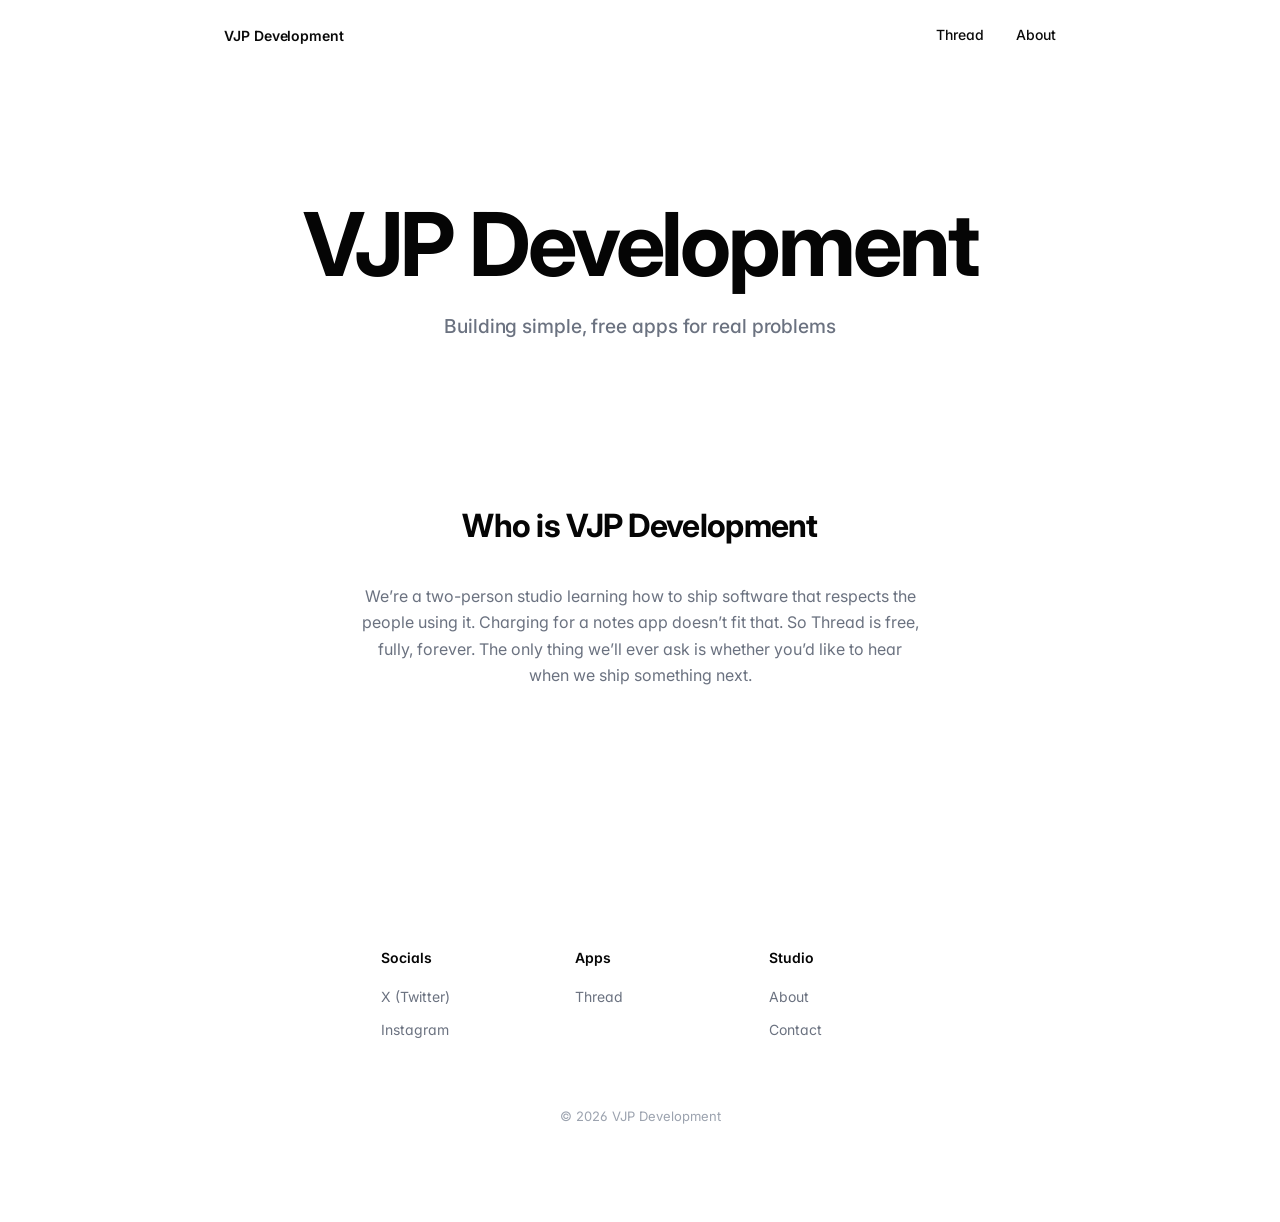
<file: index.html>
<!doctype html>
<html lang="en">
  <head>
    <meta charset="utf-8" />
    <meta name="viewport" content="width=device-width, initial-scale=1" />
    <meta
      name="description"
      content="VJP Development is a two-person studio building simple, free apps that respect the people using them."
    />
    <meta name="theme-color" content="#ffffff" />
    <title>VJP Development &mdash; Building simple, free apps for real problems</title>

    <link rel="preconnect" href="https://fonts.googleapis.com" />
    <link rel="preconnect" href="https://fonts.gstatic.com" crossorigin />
    <link
      rel="stylesheet"
      href="https://fonts.googleapis.com/css2?family=Inter:wght@400;500;600;700&display=swap"
    />
    <link rel="stylesheet" href="styles.css" />
  </head>
  <body class="page-in">
    <a class="skip-link" href="#main">Skip to content</a>

    <header class="site-nav">
      <div class="container nav-inner">
        <a class="brand" href="#top" aria-label="VJP Development home">
          VJP Development
        </a>
        <nav class="nav-links" aria-label="Primary">
          <a href="thread.html">Thread</a>
          <a href="#about">About</a>
        </nav>
      </div>
    </header>

    <main id="main">
      <a id="top" tabindex="-1"></a>

      <!-- HERO -->
      <section class="hero">
        <div class="container">
          <h1 class="hero-title">VJP Development</h1>
          <p class="hero-sub">Building simple, free apps for real problems</p>
        </div>
      </section>

      <!-- ABOUT -->
      <section id="about" class="about">
        <div class="container">
          <h2 class="about-title">Who is VJP Development</h2>
          <p class="about-body">
            We&rsquo;re a two-person studio learning how to ship software
            that respects the people using it. Charging for a notes app
            doesn&rsquo;t fit that. So Thread is free, fully, forever. The
            only thing we&rsquo;ll ever ask is whether you&rsquo;d like to
            hear when we ship something next.
          </p>
        </div>
      </section>

    </main>

    <footer class="site-footer">
      <div class="container footer-inner">
        <div class="footer-cols">
          <div class="footer-col">
            <p class="footer-heading">Socials</p>
            <ul class="footer-list">
              <li><a href="#">X (Twitter)</a></li>
              <li><a href="#">Instagram</a></li>
            </ul>
          </div>
          <div class="footer-col">
            <p class="footer-heading">Apps</p>
            <ul class="footer-list">
              <li><a href="thread.html">Thread</a></li>
            </ul>
          </div>
          <div class="footer-col">
            <p class="footer-heading">Studio</p>
            <ul class="footer-list">
              <li><a href="#about">About</a></li>
              <li><a href="mailto:vjpdevelopment@gmail.com">Contact</a></li>
            </ul>
          </div>
        </div>
        <p class="footer-meta">&copy; 2026 VJP Development</p>
      </div>
    </footer>
  </body>
</html>
</file>
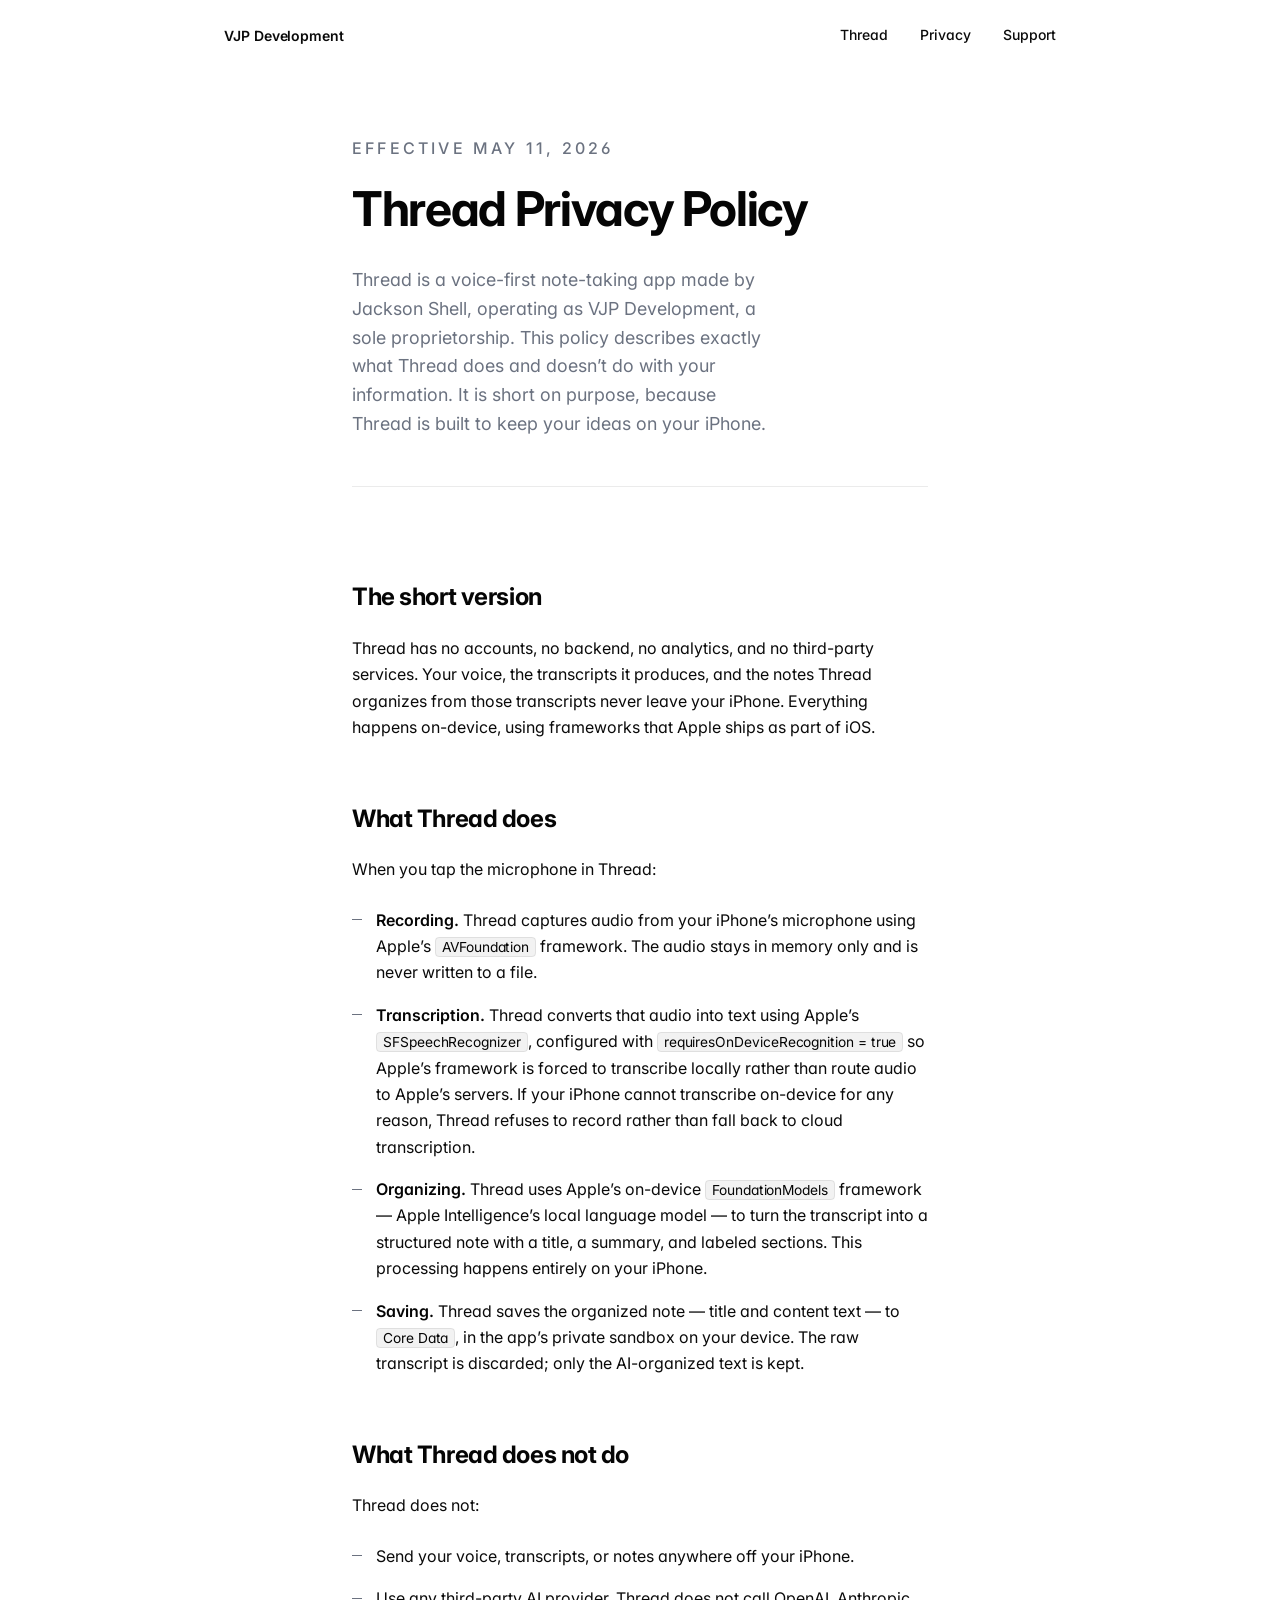
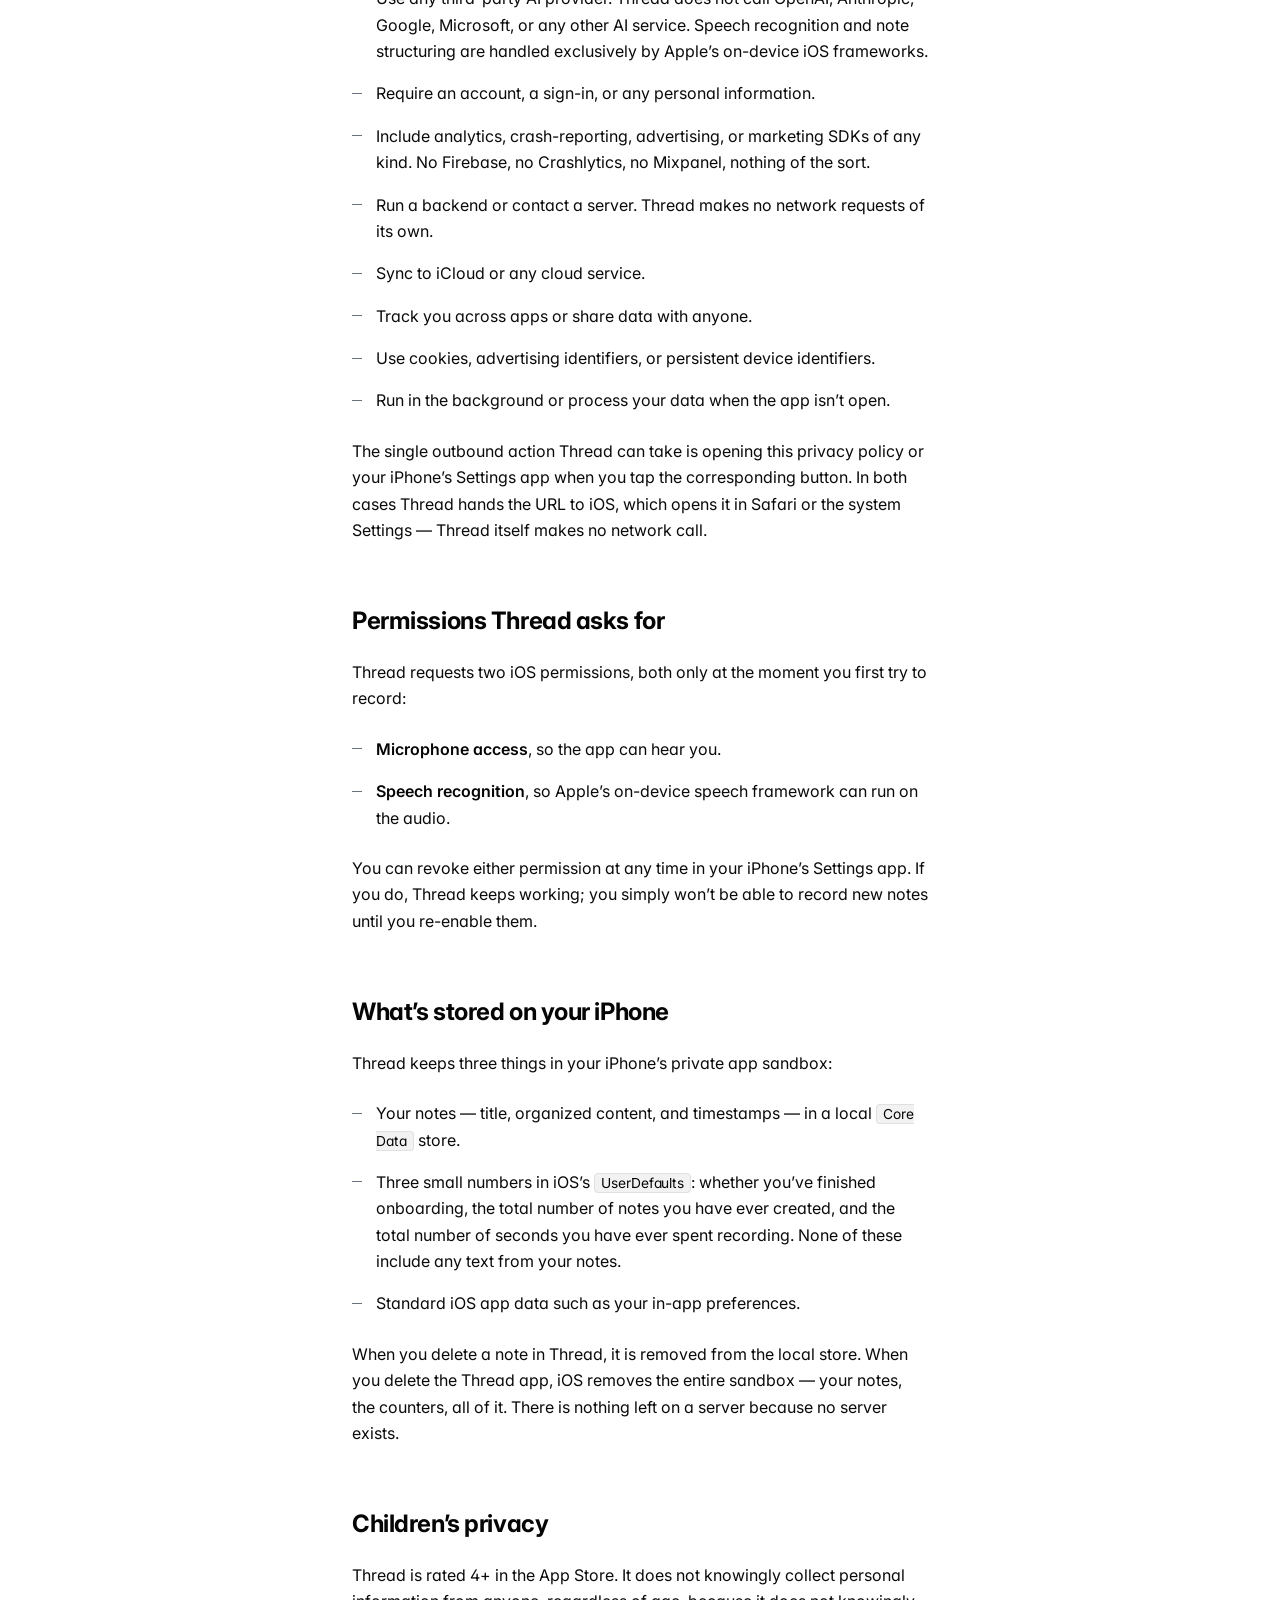
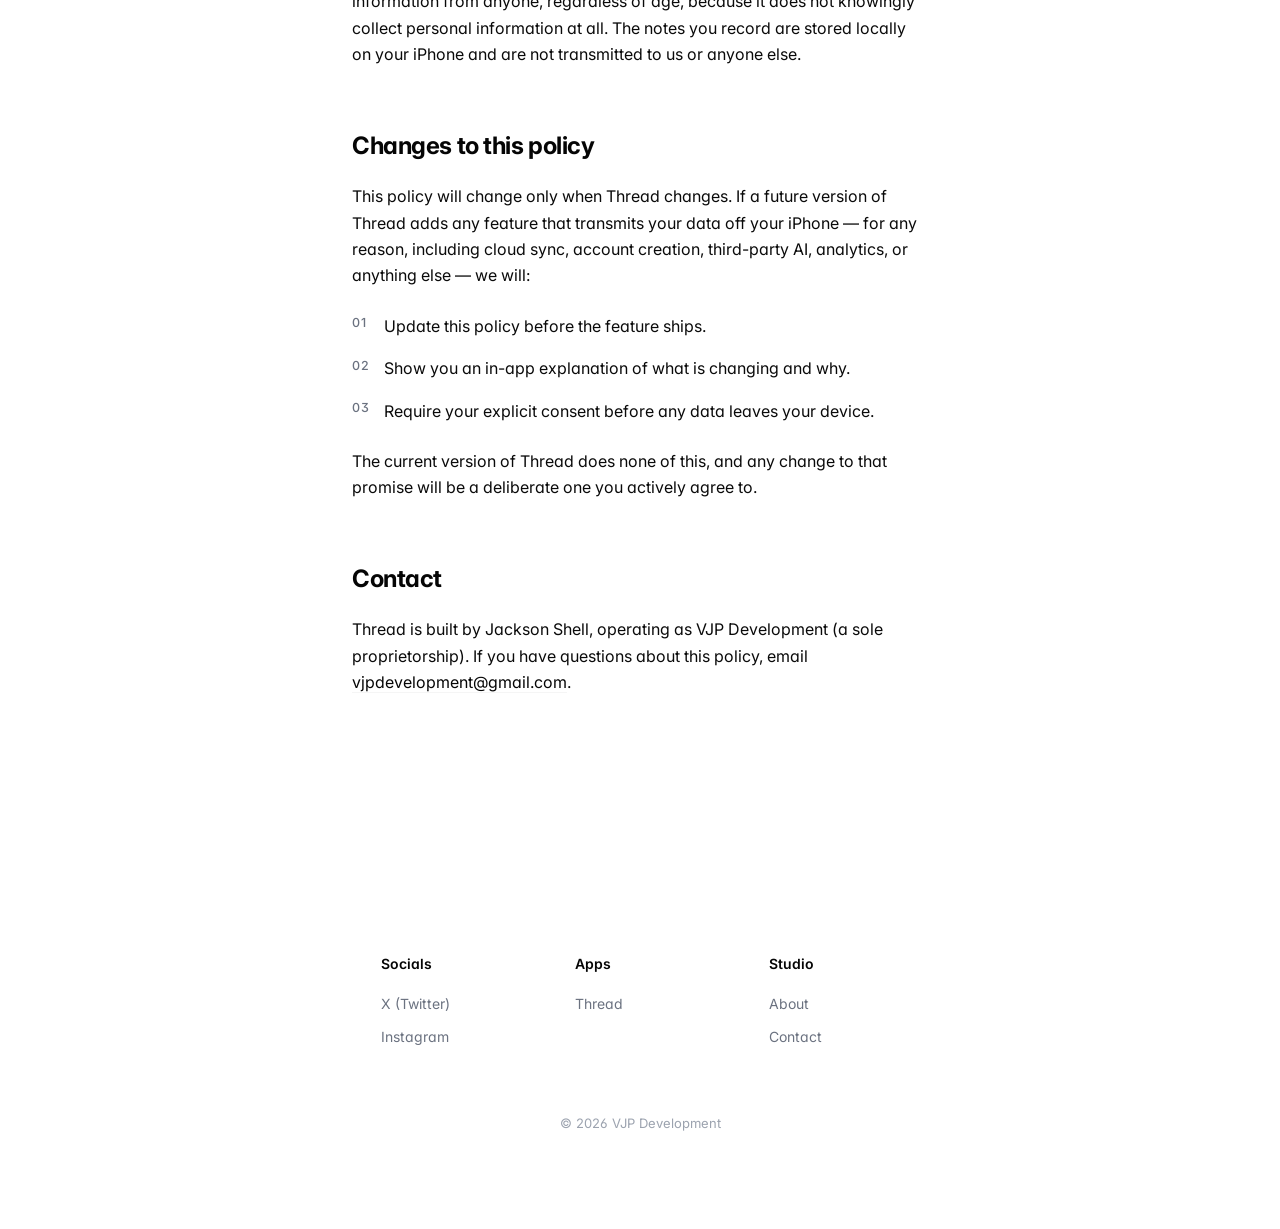
<file: privacy.html>
<!doctype html>
<html lang="en">
  <head>
    <meta charset="utf-8" />
    <meta name="viewport" content="width=device-width, initial-scale=1" />
    <meta
      name="description"
      content="Thread privacy policy. Thread is an on-device, voice-first notes app. No accounts, no backend, no analytics."
    />
    <meta name="theme-color" content="#ffffff" />
    <title>Thread Privacy Policy &mdash; VJP Development</title>

    <link rel="preconnect" href="https://fonts.googleapis.com" />
    <link rel="preconnect" href="https://fonts.gstatic.com" crossorigin />
    <link
      rel="stylesheet"
      href="https://fonts.googleapis.com/css2?family=Inter:wght@400;500;600;700&display=swap"
    />
    <link rel="stylesheet" href="styles.css" />
  </head>
  <body class="page-in privacy-page">
    <a class="skip-link" href="#main">Skip to content</a>

    <header class="site-nav">
      <div class="container nav-inner">
        <a class="brand" href="index.html" aria-label="VJP Development home">
          VJP Development
        </a>
        <nav class="nav-links" aria-label="Primary">
          <a href="thread.html">Thread</a>
          <a href="#top" aria-current="page">Privacy</a>
          <a href="support.html">Support</a>
        </nav>
      </div>
    </header>

    <main id="main">
      <a id="top" tabindex="-1"></a>

      <article class="legal">
        <header class="legal-head">
          <p class="legal-eyebrow">Effective May 11, 2026</p>
          <h1 class="legal-title">Thread Privacy Policy</h1>
          <p class="legal-lede">
            Thread is a voice-first note-taking app made by Jackson Shell,
            operating as VJP Development, a sole proprietorship. This
            policy describes exactly what Thread does and doesn&rsquo;t do
            with your information. It is short on purpose, because Thread
            is built to keep your ideas on your iPhone.
          </p>
        </header>

        <section class="legal-section">
          <h2>The short version</h2>
          <p>
            Thread has no accounts, no backend, no analytics, and no
            third-party services. Your voice, the transcripts it produces,
            and the notes Thread organizes from those transcripts never
            leave your iPhone. Everything happens on-device, using
            frameworks that Apple ships as part of iOS.
          </p>
        </section>

        <section class="legal-section">
          <h2>What Thread does</h2>
          <p>When you tap the microphone in Thread:</p>
          <ul class="legal-list">
            <li>
              <strong>Recording.</strong> Thread captures audio from your
              iPhone&rsquo;s microphone using Apple&rsquo;s
              <code>AVFoundation</code> framework. The audio stays in
              memory only and is never written to a file.
            </li>
            <li>
              <strong>Transcription.</strong> Thread converts that audio
              into text using Apple&rsquo;s
              <code>SFSpeechRecognizer</code>, configured with
              <code>requiresOnDeviceRecognition = true</code> so
              Apple&rsquo;s framework is forced to transcribe locally
              rather than route audio to Apple&rsquo;s servers. If your
              iPhone cannot transcribe on-device for any reason, Thread
              refuses to record rather than fall back to cloud
              transcription.
            </li>
            <li>
              <strong>Organizing.</strong> Thread uses Apple&rsquo;s
              on-device <code>FoundationModels</code> framework &mdash;
              Apple Intelligence&rsquo;s local language model &mdash; to
              turn the transcript into a structured note with a title, a
              summary, and labeled sections. This processing happens
              entirely on your iPhone.
            </li>
            <li>
              <strong>Saving.</strong> Thread saves the organized note
              &mdash; title and content text &mdash; to
              <code>Core Data</code>, in the app&rsquo;s private sandbox
              on your device. The raw transcript is discarded; only the
              AI-organized text is kept.
            </li>
          </ul>
        </section>

        <section class="legal-section">
          <h2>What Thread does not do</h2>
          <p>Thread does not:</p>
          <ul class="legal-list">
            <li>
              Send your voice, transcripts, or notes anywhere off your
              iPhone.
            </li>
            <li>
              Use any third-party AI provider. Thread does not call
              OpenAI, Anthropic, Google, Microsoft, or any other AI
              service. Speech recognition and note structuring are handled
              exclusively by Apple&rsquo;s on-device iOS frameworks.
            </li>
            <li>
              Require an account, a sign-in, or any personal information.
            </li>
            <li>
              Include analytics, crash-reporting, advertising, or
              marketing SDKs of any kind. No Firebase, no Crashlytics, no
              Mixpanel, nothing of the sort.
            </li>
            <li>
              Run a backend or contact a server. Thread makes no network
              requests of its own.
            </li>
            <li>Sync to iCloud or any cloud service.</li>
            <li>Track you across apps or share data with anyone.</li>
            <li>
              Use cookies, advertising identifiers, or persistent device
              identifiers.
            </li>
            <li>
              Run in the background or process your data when the app
              isn&rsquo;t open.
            </li>
          </ul>
          <p>
            The single outbound action Thread can take is opening this
            privacy policy or your iPhone&rsquo;s Settings app when you
            tap the corresponding button. In both cases Thread hands the
            URL to iOS, which opens it in Safari or the system Settings
            &mdash; Thread itself makes no network call.
          </p>
        </section>

        <section class="legal-section">
          <h2>Permissions Thread asks for</h2>
          <p>
            Thread requests two iOS permissions, both only at the moment
            you first try to record:
          </p>
          <ul class="legal-list">
            <li>
              <strong>Microphone access</strong>, so the app can hear you.
            </li>
            <li>
              <strong>Speech recognition</strong>, so Apple&rsquo;s
              on-device speech framework can run on the audio.
            </li>
          </ul>
          <p>
            You can revoke either permission at any time in your
            iPhone&rsquo;s Settings app. If you do, Thread keeps working;
            you simply won&rsquo;t be able to record new notes until you
            re-enable them.
          </p>
        </section>

        <section class="legal-section">
          <h2>What&rsquo;s stored on your iPhone</h2>
          <p>
            Thread keeps three things in your iPhone&rsquo;s private app
            sandbox:
          </p>
          <ul class="legal-list">
            <li>
              Your notes &mdash; title, organized content, and timestamps
              &mdash; in a local <code>Core Data</code> store.
            </li>
            <li>
              Three small numbers in iOS&rsquo;s
              <code>UserDefaults</code>: whether you&rsquo;ve finished
              onboarding, the total number of notes you have ever created,
              and the total number of seconds you have ever spent
              recording. None of these include any text from your notes.
            </li>
            <li>
              Standard iOS app data such as your in-app preferences.
            </li>
          </ul>
          <p>
            When you delete a note in Thread, it is removed from the local
            store. When you delete the Thread app, iOS removes the entire
            sandbox &mdash; your notes, the counters, all of it. There is
            nothing left on a server because no server exists.
          </p>
        </section>

        <section class="legal-section">
          <h2>Children&rsquo;s privacy</h2>
          <p>
            Thread is rated 4+ in the App Store. It does not knowingly
            collect personal information from anyone, regardless of age,
            because it does not knowingly collect personal information at
            all. The notes you record are stored locally on your iPhone
            and are not transmitted to us or anyone else.
          </p>
        </section>

        <section class="legal-section">
          <h2>Changes to this policy</h2>
          <p>
            This policy will change only when Thread changes. If a future
            version of Thread adds any feature that transmits your data
            off your iPhone &mdash; for any reason, including cloud sync,
            account creation, third-party AI, analytics, or anything else
            &mdash; we will:
          </p>
          <ol class="legal-list legal-list-numbered">
            <li>Update this policy before the feature ships.</li>
            <li>
              Show you an in-app explanation of what is changing and why.
            </li>
            <li>
              Require your explicit consent before any data leaves your
              device.
            </li>
          </ol>
          <p>
            The current version of Thread does none of this, and any
            change to that promise will be a deliberate one you actively
            agree to.
          </p>
        </section>

        <section class="legal-section">
          <h2>Contact</h2>
          <p>
            Thread is built by Jackson Shell, operating as VJP Development
            (a sole proprietorship). If you have questions about this
            policy, email
            <a
              class="legal-link"
              href="mailto:vjpdevelopment@gmail.com"
              >vjpdevelopment@gmail.com</a
            >.
          </p>
        </section>
      </article>
    </main>

    <footer class="site-footer">
      <div class="container footer-inner">
        <div class="footer-cols">
          <div class="footer-col">
            <p class="footer-heading">Socials</p>
            <ul class="footer-list">
              <li><a href="#">X (Twitter)</a></li>
              <li><a href="#">Instagram</a></li>
            </ul>
          </div>
          <div class="footer-col">
            <p class="footer-heading">Apps</p>
            <ul class="footer-list">
              <li><a href="thread.html">Thread</a></li>
            </ul>
          </div>
          <div class="footer-col">
            <p class="footer-heading">Studio</p>
            <ul class="footer-list">
              <li><a href="index.html#about">About</a></li>
              <li>
                <a href="mailto:vjpdevelopment@gmail.com">Contact</a>
              </li>
            </ul>
          </div>
        </div>
        <p class="footer-meta">&copy; 2026 VJP Development</p>
      </div>
    </footer>
  </body>
</html>
</file>
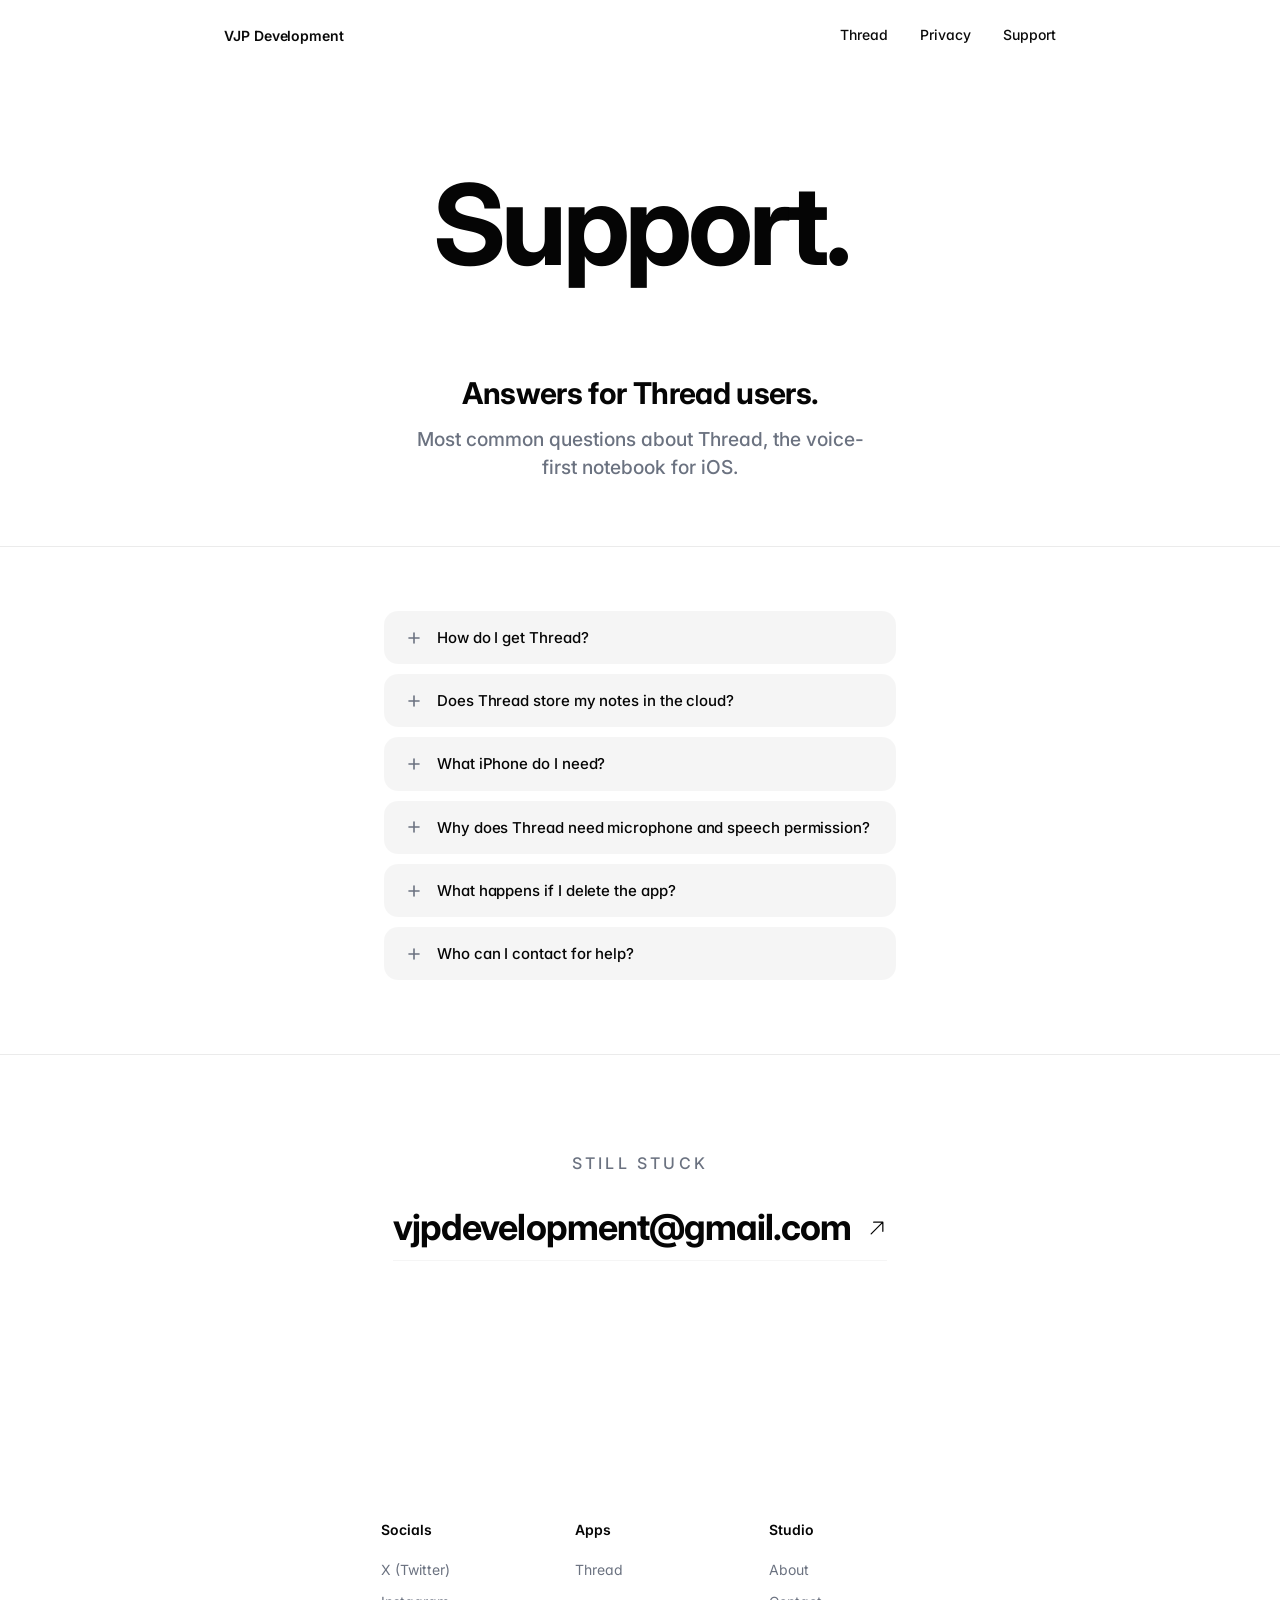
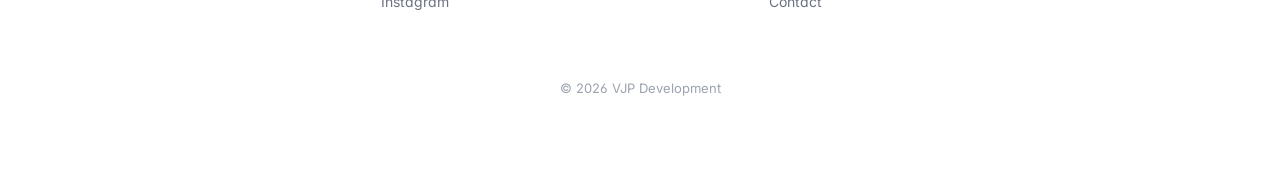
<file: support.html>
<!doctype html>
<html lang="en">
  <head>
    <meta charset="utf-8" />
    <meta name="viewport" content="width=device-width, initial-scale=1" />
    <meta
      name="description"
      content="Support for Thread &mdash; answers to common questions and how to reach VJP Development."
    />
    <meta name="theme-color" content="#ffffff" />
    <title>Thread Support &mdash; VJP Development</title>

    <link rel="preconnect" href="https://fonts.googleapis.com" />
    <link rel="preconnect" href="https://fonts.gstatic.com" crossorigin />
    <link
      rel="stylesheet"
      href="https://fonts.googleapis.com/css2?family=Inter:wght@400;500;600;700&display=swap"
    />
    <link rel="stylesheet" href="styles.css" />
  </head>
  <body class="page-in support-page">
    <a class="skip-link" href="#main">Skip to content</a>

    <header class="site-nav">
      <div class="container nav-inner">
        <a class="brand" href="index.html" aria-label="VJP Development home">
          VJP Development
        </a>
        <nav class="nav-links" aria-label="Primary">
          <a href="thread.html">Thread</a>
          <a href="privacy.html">Privacy</a>
          <a href="#top" aria-current="page">Support</a>
        </nav>
      </div>
    </header>

    <main id="main">
      <a id="top" tabindex="-1"></a>

      <section class="support-hero">
        <div class="container">
          <h1 class="support-title">Support.</h1>
        </div>
      </section>

      <section class="support-intro">
        <div class="container">
          <h2 class="support-subhead">Answers for Thread users.</h2>
          <p class="support-lede">
            Most common questions about Thread, the voice-first notebook
            for iOS.
          </p>
        </div>
      </section>

      <section class="faq">
        <div class="container faq-inner">
          <details class="faq-item">
            <summary class="faq-summary">
              <span class="faq-icon" aria-hidden="true">
                <svg viewBox="0 0 14 14" width="14" height="14" focusable="false">
                  <line x1="7" y1="2" x2="7" y2="12" stroke="currentColor" stroke-width="1.6" stroke-linecap="round" />
                  <line x1="2" y1="7" x2="12" y2="7" stroke="currentColor" stroke-width="1.6" stroke-linecap="round" />
                </svg>
              </span>
              <span class="faq-question">How do I get Thread?</span>
            </summary>
            <div class="faq-answer">
              <p>
                Thread is on the App Store for iPhone.
                <a
                  href="https://apps.apple.com/us/app/thread-think-out-loud/id6765586901"
                  target="_blank"
                  rel="noopener noreferrer"
                  >Open it on the App Store</a
                >, or search for &ldquo;Thread: Think Out Loud&rdquo; in
                the App Store app.
              </p>
            </div>
          </details>

          <details class="faq-item">
            <summary class="faq-summary">
              <span class="faq-icon" aria-hidden="true">
                <svg viewBox="0 0 14 14" width="14" height="14" focusable="false">
                  <line x1="7" y1="2" x2="7" y2="12" stroke="currentColor" stroke-width="1.6" stroke-linecap="round" />
                  <line x1="2" y1="7" x2="12" y2="7" stroke="currentColor" stroke-width="1.6" stroke-linecap="round" />
                </svg>
              </span>
              <span class="faq-question">
                Does Thread store my notes in the cloud?
              </span>
            </summary>
            <div class="faq-answer">
              <p>
                No. Thread is entirely on-device. Your voice, the
                transcripts it produces, and the notes Thread organizes
                from those transcripts never leave your iPhone.
                Apple&rsquo;s on-device frameworks handle speech
                recognition and AI organization locally &mdash; nothing
                gets sent to a server.
              </p>
              <p>
                For the full breakdown, read the
                <a href="privacy.html">Privacy Policy</a>.
              </p>
            </div>
          </details>

          <details class="faq-item">
            <summary class="faq-summary">
              <span class="faq-icon" aria-hidden="true">
                <svg viewBox="0 0 14 14" width="14" height="14" focusable="false">
                  <line x1="7" y1="2" x2="7" y2="12" stroke="currentColor" stroke-width="1.6" stroke-linecap="round" />
                  <line x1="2" y1="7" x2="12" y2="7" stroke="currentColor" stroke-width="1.6" stroke-linecap="round" />
                </svg>
              </span>
              <span class="faq-question">What iPhone do I need?</span>
            </summary>
            <div class="faq-answer">
              <p>
                Thread requires iOS 26 or later and an iPhone that supports
                Apple Intelligence. That&rsquo;s iPhone 15 Pro, iPhone 15
                Pro Max, or any iPhone 16 or newer.
              </p>
            </div>
          </details>

          <details class="faq-item">
            <summary class="faq-summary">
              <span class="faq-icon" aria-hidden="true">
                <svg viewBox="0 0 14 14" width="14" height="14" focusable="false">
                  <line x1="7" y1="2" x2="7" y2="12" stroke="currentColor" stroke-width="1.6" stroke-linecap="round" />
                  <line x1="2" y1="7" x2="12" y2="7" stroke="currentColor" stroke-width="1.6" stroke-linecap="round" />
                </svg>
              </span>
              <span class="faq-question">
                Why does Thread need microphone and speech permission?
              </span>
            </summary>
            <div class="faq-answer">
              <p>
                Microphone access lets the app capture audio when you tap
                the mic. Speech recognition lets Apple&rsquo;s on-device
                speech framework convert that audio into text. Both run
                locally on your iPhone &mdash; Thread never transmits
                audio anywhere.
              </p>
              <p>
                You can revoke either permission anytime in iOS Settings.
                Thread keeps working; you just won&rsquo;t be able to
                record new notes until you re-enable them.
              </p>
            </div>
          </details>

          <details class="faq-item">
            <summary class="faq-summary">
              <span class="faq-icon" aria-hidden="true">
                <svg viewBox="0 0 14 14" width="14" height="14" focusable="false">
                  <line x1="7" y1="2" x2="7" y2="12" stroke="currentColor" stroke-width="1.6" stroke-linecap="round" />
                  <line x1="2" y1="7" x2="12" y2="7" stroke="currentColor" stroke-width="1.6" stroke-linecap="round" />
                </svg>
              </span>
              <span class="faq-question">What happens if I delete the app?</span>
            </summary>
            <div class="faq-answer">
              <p>
                Your notes live in Thread&rsquo;s sandbox on your iPhone.
                Deleting the app tells iOS to remove the entire sandbox
                &mdash; notes, settings, everything. There&rsquo;s nothing
                on a server because no server exists.
              </p>
              <p>
                Make sure you&rsquo;ve copied anything you want to keep
                before uninstalling.
              </p>
            </div>
          </details>

          <details class="faq-item">
            <summary class="faq-summary">
              <span class="faq-icon" aria-hidden="true">
                <svg viewBox="0 0 14 14" width="14" height="14" focusable="false">
                  <line x1="7" y1="2" x2="7" y2="12" stroke="currentColor" stroke-width="1.6" stroke-linecap="round" />
                  <line x1="2" y1="7" x2="12" y2="7" stroke="currentColor" stroke-width="1.6" stroke-linecap="round" />
                </svg>
              </span>
              <span class="faq-question">Who can I contact for help?</span>
            </summary>
            <div class="faq-answer">
              <p>
                Email
                <a href="mailto:vjpdevelopment@gmail.com"
                  >vjpdevelopment@gmail.com</a
                >. We read every message.
              </p>
            </div>
          </details>
        </div>
      </section>

      <section class="support-still">
        <div class="container support-still-inner">
          <p class="support-still-eyebrow">Still stuck</p>
          <a class="support-still-link" href="mailto:vjpdevelopment@gmail.com">
            <span>vjpdevelopment@gmail.com</span>
            <svg
              class="support-still-arrow"
              viewBox="0 0 24 24"
              width="20"
              height="20"
              aria-hidden="true"
              focusable="false"
            >
              <path
                d="M5 19L19 5M19 5H8M19 5V16"
                stroke="currentColor"
                stroke-width="1.5"
                fill="none"
                stroke-linecap="round"
                stroke-linejoin="round"
              />
            </svg>
          </a>
        </div>
      </section>
    </main>

    <footer class="site-footer">
      <div class="container footer-inner">
        <div class="footer-cols">
          <div class="footer-col">
            <p class="footer-heading">Socials</p>
            <ul class="footer-list">
              <li><a href="#">X (Twitter)</a></li>
              <li><a href="#">Instagram</a></li>
            </ul>
          </div>
          <div class="footer-col">
            <p class="footer-heading">Apps</p>
            <ul class="footer-list">
              <li><a href="thread.html">Thread</a></li>
            </ul>
          </div>
          <div class="footer-col">
            <p class="footer-heading">Studio</p>
            <ul class="footer-list">
              <li><a href="index.html#about">About</a></li>
              <li>
                <a href="mailto:vjpdevelopment@gmail.com">Contact</a>
              </li>
            </ul>
          </div>
        </div>
        <p class="footer-meta">&copy; 2026 VJP Development</p>
      </div>
    </footer>
  </body>
</html>
</file>
<file: styles.css>
/* =============================================================
   VJP Development — minimal, centered, Inter throughout
   ============================================================= */

:root {
  /* Palette */
  --bg: #ffffff;
  --ink: #0a0a0a;
  --ink-strong: #050505;
  --ink-muted: #6b7280;
  --ink-soft: #9ca3af;
  --ink-hair: rgba(10, 10, 10, 0.08);
  --ink-faint: rgba(10, 10, 10, 0.04);

  /* Typography */
  --font-sans: "Inter", -apple-system, BlinkMacSystemFont, "SF Pro Text",
    "Segoe UI", Roboto, sans-serif;

  /* Type scale */
  --t-small: 0.875rem;
  --t-body: 1rem;
  --t-sub: clamp(1.0625rem, 1.5vw, 1.25rem);
  --t-h2: clamp(1.625rem, 2.6vw, 2rem);
  --t-hero: clamp(2.75rem, 8.4vw, 5.5rem);

  /* Spacing */
  --s-1: 4px;
  --s-2: 8px;
  --s-3: 16px;
  --s-4: 24px;
  --s-5: 32px;
  --s-6: 48px;
  --s-7: 64px;
  --s-8: 96px;
  --s-9: 128px;
  --s-10: 176px;

  /* Layout */
  --container: 56rem;
  --gutter: clamp(1.25rem, 4vw, 2rem);

  /* Motion */
  --ease-out: cubic-bezier(0.16, 1, 0.3, 1);
  --t-fast: 160ms var(--ease-out);
  --t-base: 260ms var(--ease-out);
}

/* -------- Reset -------- */
*,
*::before,
*::after {
  box-sizing: border-box;
}
* {
  margin: 0;
  padding: 0;
}
html {
  -webkit-text-size-adjust: 100%;
  scroll-behavior: smooth;
}
body {
  background: var(--bg);
  color: var(--ink);
  font-family: var(--font-sans);
  font-size: var(--t-body);
  line-height: 1.55;
  font-feature-settings: "ss01", "cv11";
  -webkit-font-smoothing: antialiased;
  -moz-osx-font-smoothing: grayscale;
  text-rendering: optimizeLegibility;
}
a {
  color: inherit;
  text-decoration: none;
}
ul,
ol {
  list-style: none;
}
img,
svg {
  display: block;
  max-width: 100%;
}
::selection {
  background: var(--ink);
  color: var(--bg);
}
:focus-visible {
  outline: 2px solid var(--ink);
  outline-offset: 3px;
  border-radius: 2px;
}

/* -------- Skip link -------- */
.skip-link {
  position: absolute;
  left: -9999px;
  top: 0;
  background: var(--ink);
  color: var(--bg);
  padding: var(--s-2) var(--s-3);
  font-size: var(--t-small);
  z-index: 100;
}
.skip-link:focus {
  left: var(--s-3);
  top: var(--s-3);
}

/* -------- Container -------- */
.container {
  width: 100%;
  max-width: var(--container);
  margin: 0 auto;
  padding: 0 var(--gutter);
}

/* -------- Page-load fade -------- */
.page-in {
  opacity: 0;
  animation: pageIn 620ms var(--ease-out) 60ms forwards;
}
@keyframes pageIn {
  to {
    opacity: 1;
  }
}

/* -------- Scroll-driven reveal -------- */
@media (prefers-reduced-motion: no-preference) {
  @supports (animation-timeline: view()) {
    .about-title,
    .about-body,
    .footer-cols,
    .footer-meta {
      animation: reveal linear both;
      animation-timeline: view();
      animation-range: entry 0% entry 50%;
    }
  }
}
@keyframes reveal {
  from {
    opacity: 0;
    transform: translateY(12px);
  }
  to {
    opacity: 1;
    transform: translateY(0);
  }
}

/* =============================================================
   NAV
   ============================================================= */
.site-nav {
  position: sticky;
  top: 0;
  z-index: 50;
  padding: var(--s-4) 0;
  background-color: rgba(255, 255, 255, 0.85);
  backdrop-filter: saturate(140%) blur(10px);
  -webkit-backdrop-filter: saturate(140%) blur(10px);
}
.nav-inner {
  display: flex;
  align-items: center;
  justify-content: space-between;
  gap: var(--s-5);
}
.brand {
  font-weight: 600;
  font-size: var(--t-small);
  letter-spacing: -0.005em;
  color: var(--ink);
  transition: color var(--t-fast);
}
.brand:hover,
.brand:focus-visible {
  color: var(--ink-muted);
}
.nav-links {
  display: flex;
  gap: var(--s-5);
  font-size: var(--t-small);
  font-weight: 500;
}
.nav-links a {
  color: var(--ink);
  position: relative;
  padding-bottom: 2px;
  transition: color var(--t-fast);
}
.nav-links a::after {
  content: "";
  position: absolute;
  left: 0;
  right: 100%;
  bottom: 0;
  height: 1px;
  background: currentColor;
  transition: right var(--t-base);
}
.nav-links a:hover,
.nav-links a:focus-visible {
  color: var(--ink-muted);
}
.nav-links a:hover::after,
.nav-links a:focus-visible::after {
  right: 0;
}

/* =============================================================
   HERO
   ============================================================= */
.hero {
  padding: var(--s-9) 0 var(--s-8);
  text-align: center;
}
.hero-title {
  font-weight: 700;
  font-size: var(--t-hero);
  line-height: 1;
  letter-spacing: -0.035em;
  color: var(--ink-strong);
}
.hero-sub {
  margin-top: var(--s-4);
  font-size: var(--t-sub);
  font-weight: 500;
  color: var(--ink-muted);
  letter-spacing: -0.005em;
}

/* =============================================================
   ABOUT
   ============================================================= */
.about {
  padding: var(--s-7) 0 var(--s-9);
  text-align: center;
}
.about-title {
  font-weight: 700;
  font-size: var(--t-h2);
  letter-spacing: -0.022em;
  color: var(--ink-strong);
  margin-bottom: var(--s-5);
}
.about-body {
  font-size: var(--t-body);
  line-height: 1.65;
  color: var(--ink-muted);
  max-width: 56ch;
  margin: 0 auto;
}

/* Quiet anchor target for nav (no visible content) */
.anchor-pad {
  height: 0;
  scroll-margin-top: 96px;
}

/* =============================================================
   FOOTER
   ============================================================= */
.site-footer {
  padding: var(--s-9) 0 var(--s-8);
}
.footer-inner {
  text-align: center;
}
.footer-cols {
  display: inline-grid;
  grid-template-columns: repeat(3, minmax(130px, 1fr));
  gap: var(--s-7);
  text-align: left;
  margin-bottom: var(--s-7);
}
.footer-heading {
  font-size: var(--t-small);
  font-weight: 600;
  color: var(--ink-strong);
  margin-bottom: var(--s-3);
}
.footer-list {
  display: flex;
  flex-direction: column;
  gap: var(--s-2);
}
.footer-list a {
  font-size: var(--t-small);
  color: var(--ink-muted);
  transition: color var(--t-fast);
}
.footer-list a:hover,
.footer-list a:focus-visible {
  color: var(--ink-strong);
}
.footer-meta {
  font-size: 0.8125rem;
  color: var(--ink-soft);
}

/* =============================================================
   RESPONSIVE
   ============================================================= */
@media (max-width: 640px) {
  .hero {
    padding: var(--s-8) 0 var(--s-7);
  }
  /* Keep all three footer columns in a single row, just tighter */
  .footer-cols {
    grid-template-columns: repeat(3, minmax(0, 1fr));
    gap: var(--s-5);
  }
}
@media (max-width: 420px) {
  .nav-links {
    gap: var(--s-4);
  }
  /* Only stack at very narrow widths */
  .footer-cols {
    grid-template-columns: 1fr;
    text-align: center;
    gap: var(--s-5);
  }
  .footer-list {
    align-items: center;
  }
}

/* =============================================================
   THREAD PAGE
   ============================================================= */
.thread-page,
.privacy-page,
.support-page {
  /* Thread brand navy — replaces the page's near-black accents */
  --thread-navy: #040b26;
  --thread-navy-hover: #0a1747;
}
.thread-page main {
  position: relative;
  overflow-x: clip;
}
.thread-page .container {
  max-width: 78rem;
}


/* Phone images (shared) */
.phone-img {
  display: block;
  width: 100%;
  height: auto;
  filter: drop-shadow(0 24px 60px rgba(10, 10, 10, 0.18));
  transition: transform 600ms var(--ease-out);
}
.phone-hero {
  /* Hero phone — gentle upright, faint perspective */
  animation: phoneFloat 7s ease-in-out infinite;
}
.phone-tilt-right {
  transform: rotate(8deg);
}
.phone-tilt-left {
  transform: rotate(-8deg);
}
@keyframes phoneFloat {
  0%,
  100% {
    transform: translateY(0);
  }
  50% {
    transform: translateY(-12px);
  }
}
@media (prefers-reduced-motion: reduce) {
  .phone-hero {
    animation: none;
  }
}

/* ---- Hero ---- */
.thread-hero {
  position: relative;
  padding: var(--s-9) 0 var(--s-8);
}
.thread-hero-inner {
  display: grid;
  grid-template-columns: minmax(0, 1.15fr) minmax(0, 1fr);
  gap: var(--s-8);
  align-items: center;
}
.thread-hero-text {
  position: relative;
  z-index: 2;
}
.thread-hero-title {
  font-weight: 800;
  font-size: clamp(2.5rem, 6.4vw, 5rem);
  line-height: 0.98;
  letter-spacing: -0.04em;
  color: var(--ink-strong);
  max-width: 14ch;
  margin-bottom: var(--s-5);
}
.thread-hero-sub {
  font-size: clamp(1.0625rem, 1.55vw, 1.375rem);
  line-height: 1.45;
  color: var(--ink-muted);
  max-width: 42ch;
  margin-bottom: var(--s-6);
}
.thread-hero-phone {
  position: relative;
  z-index: 1;
  max-width: 26rem;
  margin-left: auto;
}

/* ---- Download button ---- */
.download-button {
  display: inline-flex;
  align-items: center;
  gap: 10px;
  padding: 14px 24px;
  background: var(--thread-navy);
  color: var(--bg);
  border-radius: 999px;
  font-weight: 600;
  font-size: 1rem;
  letter-spacing: -0.005em;
  transition: transform var(--t-base), background var(--t-base),
    box-shadow var(--t-base);
  box-shadow: 0 1px 0 rgba(255, 255, 255, 0.05) inset,
    0 8px 24px rgba(4, 11, 38, 0.28);
}
.download-button:hover,
.download-button:focus-visible {
  background: var(--thread-navy-hover);
  transform: translateY(-2px);
  box-shadow: 0 1px 0 rgba(255, 255, 255, 0.05) inset,
    0 14px 32px rgba(4, 11, 38, 0.38);
}
.download-button:active {
  transform: translateY(0);
}
.apple-glyph {
  display: inline-block;
  flex-shrink: 0;
}

/* ---- How / 3 Steps ---- */
.thread-how {
  padding: var(--s-9) 0;
  position: relative;
}
.thread-how-inner {
  display: grid;
  grid-template-columns: minmax(0, 1.05fr) minmax(0, 1fr);
  gap: var(--s-8);
  align-items: center;
}
.thread-how-eyebrow {
  font-weight: 700;
  font-size: clamp(1.0625rem, 1.4vw, 1.3rem);
  line-height: 1.35;
  color: var(--ink-strong);
  max-width: 38ch;
  margin-bottom: var(--s-6);
  letter-spacing: -0.012em;
}
.thread-steps {
  display: flex;
  flex-direction: column;
  gap: var(--s-4);
}
.step {
  display: grid;
  grid-template-columns: auto 1fr;
  gap: var(--s-3);
  font-size: clamp(1.125rem, 1.6vw, 1.375rem);
  line-height: 1.35;
  color: var(--ink-muted);
  letter-spacing: -0.01em;
}
.step-num {
  font-weight: 500;
  color: var(--ink-soft);
  padding-top: 0.05em;
  min-width: 2.5ch;
}
.step-num::after {
  content: " /";
  color: var(--ink-soft);
}
.step-content {
  display: inline;
}
.step-word {
  font-weight: 700;
  color: var(--ink-strong);
}
.step-desc {
  color: var(--ink-muted);
}
.thread-how-phone {
  max-width: 28rem;
  margin-left: auto;
}

/* ---- Free ---- */
.thread-free {
  padding: var(--s-9) 0;
}
.thread-free-inner {
  display: grid;
  grid-template-columns: minmax(0, 1fr) minmax(0, 1fr);
  gap: var(--s-8);
  align-items: center;
}
.thread-free-phone {
  max-width: 26rem;
}
.thread-free-text {
  max-width: 44ch;
}
.thread-free-title {
  font-weight: 700;
  font-size: clamp(1.875rem, 3.4vw, 2.625rem);
  line-height: 1.05;
  letter-spacing: -0.025em;
  color: var(--ink-strong);
  margin-bottom: var(--s-4);
}
.thread-free-body {
  font-size: clamp(1rem, 1.35vw, 1.1875rem);
  line-height: 1.55;
  color: var(--ink-muted);
}

/* ---- Video ---- */
.thread-video {
  padding: var(--s-9) 0 var(--s-10);
}
.thread-video-inner {
  text-align: center;
}
.thread-video-title {
  font-weight: 700;
  font-size: clamp(1.875rem, 3.4vw, 2.625rem);
  line-height: 1.05;
  letter-spacing: -0.025em;
  color: var(--ink-strong);
  margin-bottom: var(--s-3);
}
.thread-video-sub {
  font-size: var(--t-sub);
  font-weight: 500;
  color: var(--ink-muted);
  max-width: 48ch;
  margin: 0 auto var(--s-7);
}
.thread-video-frame {
  max-width: 30rem;
  margin: 0 auto;
  background: var(--thread-navy);
  border-radius: 24px;
  overflow: hidden;
  box-shadow: 0 24px 60px rgba(4, 11, 38, 0.28),
    0 1px 0 rgba(255, 255, 255, 0.05) inset;
}
.thread-video-player {
  display: block;
  width: 100%;
  height: auto;
  aspect-ratio: 9 / 19.5;
  background: var(--thread-navy);
}

/* ---- Scroll reveal targets for Thread page ---- */
@media (prefers-reduced-motion: no-preference) {
  @supports (animation-timeline: view()) {
    .thread-how-inner,
    .thread-free-inner,
    .thread-video-inner {
      animation: reveal linear both;
      animation-timeline: view();
      animation-range: entry 0% entry 50%;
    }
  }
}

/* ---- Thread page responsive ---- */
@media (max-width: 880px) {
  .thread-hero {
    padding: var(--s-7) 0 var(--s-6);
  }
  .thread-hero-inner,
  .thread-how-inner,
  .thread-free-inner {
    grid-template-columns: 1fr;
    gap: var(--s-6);
  }
  /* Center the hero so text + button + phone share a vertical axis */
  .thread-hero-text {
    text-align: center;
    display: flex;
    flex-direction: column;
    align-items: center;
  }
  .thread-hero-title,
  .thread-hero-sub {
    margin-left: auto;
    margin-right: auto;
  }
  .thread-hero-phone {
    max-width: 17rem;
    margin: 0 auto;
  }
  /* How / Free phones */
  .thread-how-text,
  .thread-free-text {
    text-align: center;
    margin: 0 auto;
  }
  .thread-how-eyebrow {
    margin-left: auto;
    margin-right: auto;
  }
  .thread-steps {
    max-width: 22rem;
    margin: 0 auto;
    text-align: left;
  }
  .thread-how-phone,
  .thread-free-phone {
    max-width: 15rem;
    margin: 0 auto;
  }
  .thread-video-frame {
    max-width: 19rem;
  }
}
@media (max-width: 480px) {
  .thread-hero-title {
    font-size: clamp(2rem, 9vw, 2.75rem);
    line-height: 1.02;
  }
  .thread-hero-phone {
    max-width: 15rem;
  }
  .thread-how-phone,
  .thread-free-phone {
    max-width: 13rem;
  }
  .download-button {
    padding: 13px 22px;
    font-size: 0.9375rem;
  }
}

/* =============================================================
   PRIVACY / LEGAL PAGE
   ============================================================= */
.privacy-page main {
  padding: var(--s-7) 0 var(--s-9);
}
.legal {
  max-width: 40rem;
  margin: 0 auto;
  padding: 0 var(--gutter);
}
.legal-head {
  margin-bottom: var(--s-8);
  padding-bottom: var(--s-6);
  border-bottom: 1px solid var(--ink-hair);
}
.legal-eyebrow {
  font-family: var(--font-mono);
  font-size: var(--t-eyebrow);
  font-weight: 500;
  letter-spacing: 0.2em;
  text-transform: uppercase;
  color: var(--ink-muted);
  margin-bottom: var(--s-4);
}
.legal-title {
  font-weight: 700;
  font-size: clamp(2rem, 5vw, 3rem);
  line-height: 1.04;
  letter-spacing: -0.028em;
  color: var(--ink-strong);
  margin-bottom: var(--s-5);
}
.legal-lede {
  font-size: clamp(1.0625rem, 1.4vw, 1.1875rem);
  line-height: 1.6;
  color: var(--ink-muted);
  max-width: 38ch;
}
.legal-section {
  margin-bottom: var(--s-7);
}
.legal-section:last-child {
  margin-bottom: 0;
}
.legal-section h2 {
  font-weight: 700;
  font-size: clamp(1.25rem, 2.2vw, 1.5rem);
  line-height: 1.15;
  letter-spacing: -0.018em;
  color: var(--ink-strong);
  margin-bottom: var(--s-4);
}
.legal-section p {
  font-size: var(--t-body);
  line-height: 1.65;
  color: var(--ink);
  margin-bottom: var(--s-4);
}
.legal-section p:last-child {
  margin-bottom: 0;
}
.legal-list {
  margin: 0 0 var(--s-4) 0;
  padding: 0;
  list-style: none;
}
.legal-list li {
  position: relative;
  padding-left: var(--s-4);
  margin-bottom: var(--s-3);
  font-size: var(--t-body);
  line-height: 1.65;
  color: var(--ink);
}
.legal-list li:last-child {
  margin-bottom: 0;
}
.legal-list > li::before {
  content: "";
  position: absolute;
  left: 0;
  top: 0.78em;
  width: 10px;
  height: 1px;
  background: var(--ink-muted);
}
.legal-list-numbered {
  counter-reset: legal-num;
}
.legal-list-numbered > li {
  counter-increment: legal-num;
  padding-left: var(--s-5);
}
.legal-list-numbered > li::before {
  content: counter(legal-num, decimal-leading-zero);
  background: transparent;
  width: auto;
  height: auto;
  top: 0.05em;
  left: 0;
  font-family: var(--font-mono);
  font-size: 0.78em;
  font-weight: 500;
  letter-spacing: 0.12em;
  color: var(--ink-muted);
}
.legal-section code {
  font-family: var(--font-mono);
  font-size: 0.86em;
  padding: 1px 6px;
  background: rgba(10, 10, 10, 0.05);
  border: 1px solid var(--ink-hair);
  border-radius: 4px;
  color: var(--ink-strong);
  letter-spacing: -0.005em;
  word-break: break-word;
}
.legal-section strong {
  font-weight: 600;
  color: var(--ink-strong);
}
.legal-link {
  color: var(--ink-strong);
  border-bottom: 1px solid var(--ink-faint);
  transition: color var(--t-fast), border-color var(--t-fast);
}
.legal-link:hover,
.legal-link:focus-visible {
  color: var(--thread-navy);
  border-bottom-color: var(--thread-navy);
}

@media (max-width: 640px) {
  .privacy-page main {
    padding: var(--s-6) 0 var(--s-8);
  }
  .legal-head {
    margin-bottom: var(--s-7);
    padding-bottom: var(--s-5);
  }
  .legal-section {
    margin-bottom: var(--s-6);
  }
}

/* =============================================================
   SUPPORT PAGE
   ============================================================= */
.support-page main {
  padding: var(--s-8) 0 var(--s-9);
}

/* Hero — giant centered "Support." */
.support-hero {
  text-align: center;
  margin-bottom: var(--s-8);
}
.support-title {
  font-weight: 700;
  font-size: clamp(3rem, 9.4vw, 7rem);
  line-height: 1;
  letter-spacing: -0.04em;
  color: var(--ink-strong);
}

/* Intro — subhead + lede, centered */
.support-intro {
  text-align: center;
  padding-bottom: var(--s-7);
  border-bottom: 1px solid var(--ink-hair);
  margin-bottom: var(--s-7);
}
.support-subhead {
  font-weight: 700;
  font-size: clamp(1.5rem, 2.6vw, 1.875rem);
  line-height: 1.15;
  letter-spacing: -0.022em;
  color: var(--ink-strong);
  margin-bottom: var(--s-3);
}
.support-lede {
  font-size: var(--t-sub);
  font-weight: 500;
  line-height: 1.45;
  color: var(--ink-muted);
  max-width: 40ch;
  margin: 0 auto;
}

/* FAQ list */
.faq {
  padding-bottom: var(--s-7);
  border-bottom: 1px solid var(--ink-hair);
  margin-bottom: var(--s-8);
}
.faq-inner {
  max-width: 36rem;
}
.faq-item {
  background: rgba(10, 10, 10, 0.04);
  border: 1px solid transparent;
  border-radius: 14px;
  margin-bottom: 10px;
  overflow: hidden;
  transition: background var(--t-fast), border-color var(--t-fast);
}
.faq-item:hover {
  background: rgba(10, 10, 10, 0.07);
}
.faq-item[open] {
  background: rgba(10, 10, 10, 0.05);
  border-color: var(--ink-hair);
}
.faq-summary {
  list-style: none;
  cursor: pointer;
  padding: 14px 20px;
  display: flex;
  align-items: center;
  gap: 14px;
  font-size: 0.9375rem;
  font-weight: 500;
  color: var(--ink-strong);
  letter-spacing: -0.005em;
}
.faq-summary::-webkit-details-marker {
  display: none;
}
.faq-summary::marker {
  content: "";
}
.faq-icon {
  display: inline-flex;
  align-items: center;
  justify-content: center;
  flex-shrink: 0;
  width: 18px;
  height: 18px;
  color: var(--ink-muted);
  transition: transform var(--t-base), color var(--t-fast);
}
.faq-item[open] .faq-icon {
  /* '+' rotates 45° into '×' */
  transform: rotate(45deg);
  color: var(--thread-navy);
}
.faq-question {
  flex: 1;
}
.faq-answer {
  padding: 4px 20px 18px 52px;
  color: var(--ink-muted);
  font-size: 0.9375rem;
  line-height: 1.6;
}
.faq-answer p {
  margin-bottom: var(--s-3);
}
.faq-answer p:last-child {
  margin-bottom: 0;
}
.faq-answer a {
  color: var(--ink-strong);
  border-bottom: 1px solid var(--ink-faint);
  transition: color var(--t-fast), border-color var(--t-fast);
}
.faq-answer a:hover,
.faq-answer a:focus-visible {
  color: var(--thread-navy);
  border-bottom-color: var(--thread-navy);
}
.faq-answer em {
  font-style: normal;
  font-weight: 600;
  color: var(--ink-strong);
}

/* Still stuck — closer with contact email */
.support-still {
  text-align: center;
}
.support-still-eyebrow {
  font-family: var(--font-mono);
  font-size: var(--t-eyebrow);
  font-weight: 500;
  letter-spacing: 0.2em;
  text-transform: uppercase;
  color: var(--ink-muted);
  margin-bottom: var(--s-4);
}
.support-still-link {
  display: inline-flex;
  align-items: center;
  gap: var(--s-3);
  font-size: clamp(1.5rem, 3vw, 2.25rem);
  font-weight: 700;
  letter-spacing: -0.025em;
  color: var(--ink-strong);
  padding-bottom: 4px;
  border-bottom: 1px solid var(--ink-faint);
  transition: color var(--t-base), border-color var(--t-base);
}
.support-still-link:hover,
.support-still-link:focus-visible {
  color: var(--thread-navy);
  border-bottom-color: var(--thread-navy);
}
.support-still-arrow {
  transition: transform var(--t-base);
}
.support-still-link:hover .support-still-arrow,
.support-still-link:focus-visible .support-still-arrow {
  transform: translate(3px, -3px);
}

/* Scroll-reveal on Support page */
@media (prefers-reduced-motion: no-preference) {
  @supports (animation-timeline: view()) {
    .faq-item,
    .support-still-inner {
      animation: reveal linear both;
      animation-timeline: view();
      animation-range: entry 0% entry 50%;
    }
  }
}

/* Support page responsive */
@media (max-width: 640px) {
  .support-page main {
    padding: var(--s-7) 0 var(--s-8);
  }
  .support-hero {
    margin-bottom: var(--s-6);
  }
  .support-intro {
    padding-bottom: var(--s-6);
    margin-bottom: var(--s-6);
  }
  .faq {
    padding-bottom: var(--s-6);
    margin-bottom: var(--s-7);
  }
  .faq-summary {
    padding: 13px 18px;
    gap: 12px;
    font-size: 0.9375rem;
  }
  .faq-answer {
    padding: 2px 18px 16px 44px;
  }
}

/* =============================================================
   REDUCED MOTION
   ============================================================= */
@media (prefers-reduced-motion: reduce) {
  *,
  *::before,
  *::after {
    animation-duration: 0.01ms !important;
    animation-iteration-count: 1 !important;
    transition-duration: 0.01ms !important;
    scroll-behavior: auto !important;
  }
}
</file>
